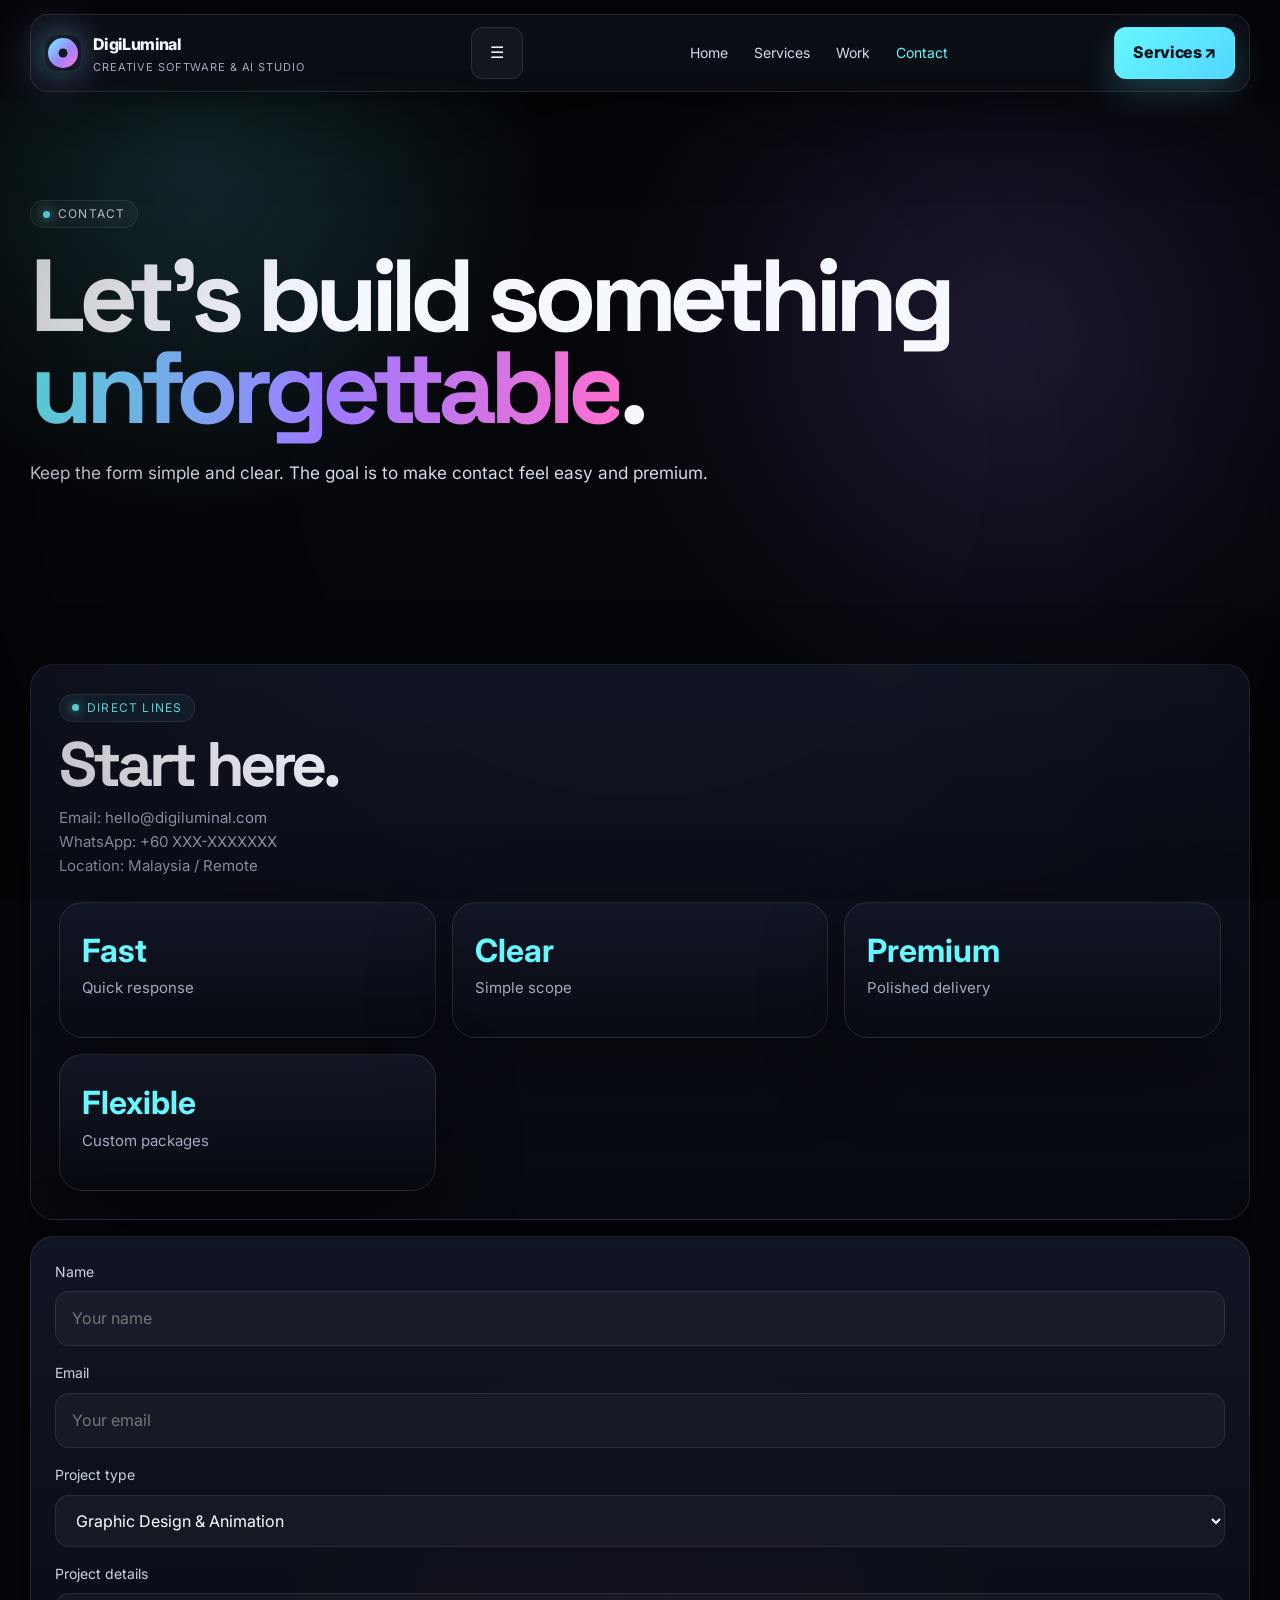
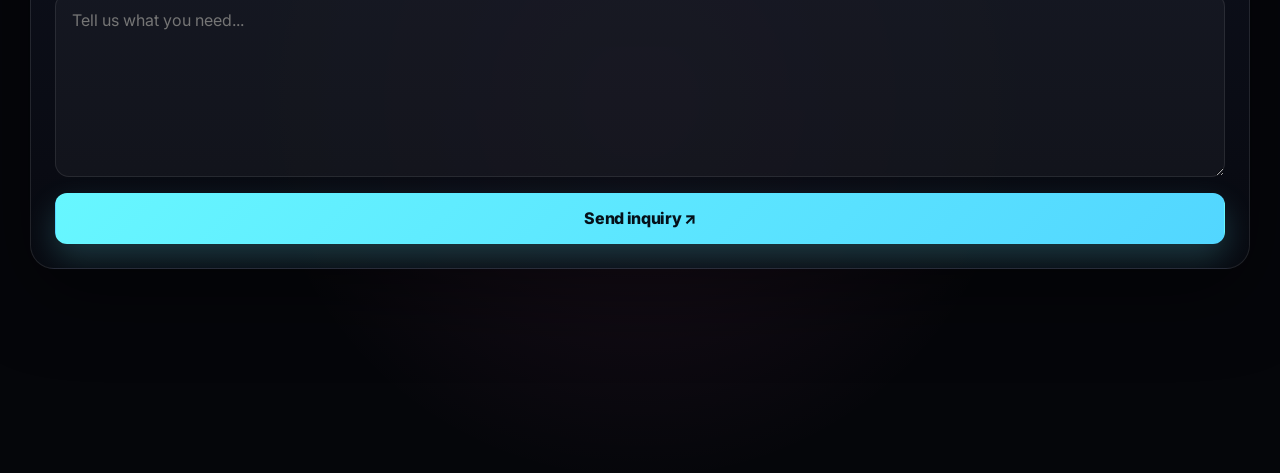
<file: DigiLuminal/contact.html>
<!doctype html>
<html lang="en">
<head>
  <meta charset="utf-8">
  <meta name="viewport" content="width=device-width, initial-scale=1">
  <meta name="description" content="Contact DigiLuminal for graphic design, website design, backend support, virtual assistant services, and AI automation projects.">
  <title>DigiLuminal — Contact</title>
  <link rel="stylesheet" href="assets/css/style.css">
  <script src="assets/js/main.js" defer></script>
</head>
<body>
  <header class="topbar">
    <div class="container">
      <nav class="nav">
        <a class="brand" href="index.html">
          <span class="mini-logo">
            <svg viewBox="0 0 72 72" aria-hidden="true">
              <defs><linearGradient id="g" x1="0" x2="1" y1="0" y2="1"><stop offset="0%" stop-color="#67f7ff"/><stop offset="55%" stop-color="#9b79ff"/><stop offset="100%" stop-color="#ff6fcf"/></linearGradient></defs>
              <circle cx="36" cy="36" r="30" fill="url(#g)" class="logo-spin"/>
              <circle cx="36" cy="36" r="9" fill="#05060a" class="logo-dot"/>
            </svg>
          </span>
          <span>DigiLuminal<small>Creative Software & AI Studio</small></span>
        </a>
        <button class="menu-toggle button-ghost" aria-label="Toggle menu">☰</button>
        <div class="nav-links">
          <a href="index.html">Home</a>
          <a href="services.html">Services</a>
          <a href="work.html">Work</a>
          <a class="active" href="contact.html">Contact</a>
        </div>
        <a class="button primary" href="services.html">Services ↗</a>
      </nav>
    </div>
  </header>

  <main class="page-layout">
    <section class="page-hero">
      <div class="container reveal">
        <span class="eyebrow">Contact</span>
        <h1>Let’s build something <span class="accent">unforgettable</span>.</h1>
        <p class="lead">Keep the form simple and clear. The goal is to make contact feel easy and premium.</p>
      </div>
    </section>

    <section class="section">
      <div class="container contact-grid">
        <div class="glass-panel reveal" style="padding:28px;">
          <p class="label">Direct lines</p>
          <h2>Start here.</h2>
          <p class="content-muted">Email: hello@digiluminal.com<br>WhatsApp: +60 XXX-XXXXXXX<br>Location: Malaysia / Remote</p>
          <div class="stat-row" style="margin-top:24px;">
            <div class="stat"><strong>Fast</strong><p>Quick response</p></div>
            <div class="stat"><strong>Clear</strong><p>Simple scope</p></div>
            <div class="stat"><strong>Premium</strong><p>Polished delivery</p></div>
            <div class="stat"><strong>Flexible</strong><p>Custom packages</p></div>
          </div>
        </div>

        <form class="form reveal" data-contact-form>
          <div class="field"><label for="name">Name</label><input id="name" name="name" type="text" placeholder="Your name"></div>
          <div class="field"><label for="email">Email</label><input id="email" name="email" type="email" placeholder="Your email"></div>
          <div class="field">
            <label for="service">Project type</label>
            <select id="service" name="service">
              <option>Graphic Design & Animation</option>
              <option>Website Design & Development</option>
              <option>Backend Office Services</option>
              <option>Virtual Assistant Services</option>
              <option>AI Integration & Automation</option>
              <option>AI Chatbots</option>
              <option>AI Voice Bots</option>
            </select>
          </div>
          <div class="field"><label for="message">Project details</label><textarea id="message" name="message" rows="6" placeholder="Tell us what you need..."></textarea></div>
          <button type="submit" class="button primary" style="width:100%;">Send inquiry ↗</button>
          <div class="form-status content-muted" aria-live="polite"></div>
        </form>
      </div>
    </section>
  </main>
</body>
</html>
</file>
<file: DigiLuminal/assets/css/style.css>
@import url('https://fonts.googleapis.com/css2?family=Space+Grotesk:wght@400;500;600;700;800&family=Inter:wght@400;500;600;700;800&display=swap');

:root {
  --bg:#05060a; --panel:rgba(15,18,28,.84); --panel2:rgba(19,24,37,.92);
  --text:#f6f8ff; --muted:#a2aac1; --cyan:#67f7ff; --violet:#9b79ff; --pink:#ff6fcf;
  --line:rgba(255,255,255,.10); --shadow:0 26px 80px rgba(0,0,0,.42); --radius:24px;
}
*{box-sizing:border-box} html{scroll-behavior:smooth}
body{margin:0;color:var(--text);background:radial-gradient(circle at 15% 8%, rgba(103,247,255,.16), transparent 22rem),radial-gradient(circle at 80% 16%, rgba(155,121,255,.16), transparent 26rem),radial-gradient(circle at 50% 82%, rgba(255,111,207,.10), transparent 24rem),var(--bg);font:16px/1.6 'Inter',system-ui,-apple-system,BlinkMacSystemFont,sans-serif;overflow-x:hidden}
body::before{content:'';position:fixed;inset:0;pointer-events:none;background-image:linear-gradient(rgba(255,255,255,.05) 1px,transparent 1px),linear-gradient(90deg,rgba(255,255,255,.05) 1px,transparent 1px);background-size:52px 52px;mask-image:linear-gradient(#000,transparent 78%);opacity:.16}
body::after{content:'';position:fixed;inset:0;pointer-events:none;background:radial-gradient(circle at 50% 50%, transparent 44%, rgba(0,0,0,.28) 100%)}
a{color:inherit;text-decoration:none} img,video,canvas,svg{display:block;max-width:100%} button,input,select,textarea{font:inherit}
.container{width:min(1220px,calc(100% - 32px));margin-inline:auto}
.topbar{position:sticky;top:0;z-index:1200;padding:14px 0;background:linear-gradient(var(--bg),rgba(5,6,10,.76) 65%,transparent);backdrop-filter:blur(10px)}
.nav{display:flex;align-items:center;justify-content:space-between;gap:16px;padding:12px 14px;border-radius:18px;border:1px solid var(--line);background:rgba(14,17,24,.76);box-shadow:var(--shadow);backdrop-filter:blur(18px)}
.brand{display:flex;align-items:center;gap:12px;font-weight:800;letter-spacing:-.04em}.brand small{display:block;color:var(--muted);font:11px/1.2 'Inter',sans-serif;letter-spacing:.08em;margin-top:3px;text-transform:uppercase}
.mini-logo{width:36px;height:36px;border-radius:12px;overflow:hidden;box-shadow:0 0 28px rgba(103,247,255,.25)}
.logo-spin{transform-origin:36px 36px;animation:slowSpin 18s linear infinite}.logo-dot{transform-origin:center;animation:pulseDot 2.2s ease-in-out infinite}
@keyframes slowSpin{to{transform:rotate(360deg)}} @keyframes pulseDot{0%,100%{transform:scale(.9);opacity:.9}50%{transform:scale(1.15);opacity:1}}
.nav-links{display:flex;align-items:center;gap:26px;color:#d7dcee;font-size:14px}.nav-links a:hover,.nav-links a.active{color:var(--cyan)} .menu-toggle{display:none}
.button,.button-ghost{display:inline-flex;align-items:center;justify-content:center;gap:8px;padding:12px 18px;border-radius:12px;border:1px solid transparent;font-weight:800;letter-spacing:-.02em;transition:transform .2s ease,box-shadow .2s ease,border-color .2s ease,background .2s ease,color .2s ease;cursor:pointer}.button:hover,.button-ghost:hover{transform:translateY(-2px)}
.button.primary{color:#051019;background:linear-gradient(135deg,var(--cyan),#52d6ff);box-shadow:0 14px 32px rgba(103,247,255,.20)}.button.secondary,.button-ghost{color:#f4f6ff;border-color:var(--line);background:rgba(255,255,255,.04)}.button.secondary:hover,.button-ghost:hover{border-color:rgba(103,247,255,.42)}
.hero{position:relative;min-height:100svh;display:grid;align-items:center;overflow:clip}
.hero-media{position:absolute;inset:0;z-index:-3;background:#06070f}.hero-media video,.hero-media img{width:100%;height:100%;object-fit:cover;filter:saturate(1.12) contrast(1.04) brightness(.78)}
.hero-media::after{content:'';position:absolute;inset:0;background:linear-gradient(90deg,rgba(6,7,16,.98) 0%,rgba(6,7,16,.78) 28%,rgba(6,7,16,.16) 58%,rgba(6,7,16,.88) 100%),radial-gradient(circle at 18% 14%, rgba(103,247,255,.12), transparent 18rem),radial-gradient(circle at 80% 16%, rgba(155,121,255,.14), transparent 20rem),radial-gradient(circle at 50% 88%, rgba(255,111,207,.08), transparent 24rem)}
.hero-canvas{position:absolute;inset:0;z-index:-2;pointer-events:none;opacity:.92}.hero-overlay{position:absolute;inset:0;z-index:-1;background:linear-gradient(180deg,rgba(5,6,10,.10),rgba(5,6,10,.26) 52%,rgba(5,6,10,.84))}
.hero-copy{max-width:760px;padding:88px 0 72px}
.eyebrow,.label,.mini-label,.tag,.badge{display:inline-flex;align-items:center;gap:8px;border:1px solid rgba(255,255,255,.10);background:rgba(255,255,255,.04);color:#d9def0;border-radius:999px;padding:7px 12px;font:12px/1 'Inter',sans-serif;letter-spacing:.10em;text-transform:uppercase}.eyebrow::before,.label::before,.mini-label::before,.tag::before,.badge::before{content:'';width:7px;height:7px;border-radius:50%;background:var(--cyan);box-shadow:0 0 12px var(--cyan)}
h1,h2,h3,p{margin-top:0} h1,h2,.display{font-family:'Space Grotesk',system-ui,sans-serif;letter-spacing:-.07em} h1{font-size:clamp(3.3rem,8vw,7rem);line-height:.9;margin:22px 0 24px} h2{font-size:clamp(2.2rem,4.9vw,4.4rem);line-height:.96;margin-bottom:12px} h3{font-size:1.28rem;line-height:1.15;margin-bottom:10px}
.accent{background:linear-gradient(95deg,var(--cyan),var(--violet),var(--pink));-webkit-background-clip:text;background-clip:text;color:transparent}
.lead{max-width:700px;color:#d5daea;font-size:clamp(1rem,1.35vw,1.18rem);line-height:1.78}.hero-actions,.actions{display:flex;flex-wrap:wrap;gap:12px;margin-top:28px}
.section{padding:104px 0;position:relative}.page-layout{padding-bottom:100px}.page-hero{padding:94px 0 54px}.page-hero .lead{max-width:720px}
.section-head{display:flex;justify-content:space-between;gap:24px;align-items:end;margin-bottom:34px}.section-head>p{max-width:470px;color:var(--muted);margin-bottom:6px}.label,.mini-label,.badge,.tag{color:var(--cyan);background:rgba(103,247,255,.06)}
.ticker,.marquee-strip{overflow:hidden;border-top:1px solid var(--line);border-bottom:1px solid var(--line);background:rgba(255,255,255,.02)}
.ticker-inner,.marquee-track{width:max-content;display:flex;gap:24px;padding:14px 0;animation:ticker 20s linear infinite;color:#c4cadf;font:12px 'Inter',sans-serif;letter-spacing:.12em;text-transform:uppercase;will-change:transform}@keyframes ticker{to{transform:translateX(-50%)}}
.grid-3,.work-grid,.details-grid,.process,.stat-row,.portfolio-grid,.contact-grid{display:grid;gap:16px}.grid-3{grid-template-columns:repeat(3,minmax(0,1fr))}
.card,.service-card,.case,.detail-card,.stat,.form,.cta-band,.glass-panel{border:1px solid var(--line);border-radius:var(--radius);background:linear-gradient(180deg, rgba(19,23,38,.88), rgba(9,11,18,.84));box-shadow:var(--shadow)}
.service-card,.detail-card,.project,.case,.glass-panel,.stat,.form{position:relative;overflow:hidden;transition:transform .25s ease,border-color .25s ease,box-shadow .25s ease,filter .25s ease}
.service-card:hover,.detail-card:hover,.project:hover,.case:hover,.stat:hover,.glass-panel:hover{transform:translateY(-7px) scale(1.01);border-color:rgba(103,247,255,.52);box-shadow:0 28px 84px rgba(0,0,0,.45)}
.card-image,.project-media,.detail-visual img,.case img{width:100%;height:100%;object-fit:cover;transition:transform .45s ease,filter .45s ease}.service-card:hover .card-image,.project:hover .project-media,.detail-card:hover .detail-visual img,.case:hover img{transform:scale(1.08);filter:saturate(1.18) contrast(1.06)}
.card-copy{padding:18px 8px 10px}.card-copy p,.case-copy p,.detail-copy p,.stat p,.form p,.content-muted,.project-copy p{color:var(--muted);font-size:15px}
.link{display:inline-flex;align-items:center;gap:6px;color:var(--cyan);font-size:14px;font-weight:800;margin-top:10px}.link::after{content:'↗'}
.video-frame{position:relative;overflow:hidden;border-radius:20px;border:1px solid var(--line);min-height:320px;background:rgba(255,255,255,.03)}.video-frame video,.video-frame img{width:100%;height:100%;object-fit:cover}.video-overlay{position:absolute;inset:0;background:linear-gradient(180deg,rgba(5,6,10,.10),rgba(5,6,10,.22)),radial-gradient(circle at top left, rgba(103,247,255,.14), transparent 34%),radial-gradient(circle at bottom right, rgba(155,121,255,.16), transparent 38%);pointer-events:none}
.work-grid{grid-template-columns:1.25fr .75fr;align-items:start}.case{min-height:330px;display:flex;align-items:end;background:center/cover}.case::after,.project::after,.service-detail .detail-visual::after{content:'';position:absolute;inset:0;background:linear-gradient(180deg, transparent 10%, rgba(5,6,10,.92) 100%);pointer-events:none}.case-copy,.project-copy,.detail-copy{position:relative;z-index:1;padding:24px}.case.large{min-height:484px}.case:nth-child(1){background-image:url('https://images.unsplash.com/photo-1634017839464-5c339ebe3cb4?auto=format&fit=crop&w=1600&q=85')}.case:nth-child(2){background-image:url('https://images.unsplash.com/photo-1498050108023-c5249f4df085?auto=format&fit=crop&w=1200&q=85')}.case:nth-child(3){background-image:url('https://images.unsplash.com/photo-1550751827-4bd374c3f58b?auto=format&fit=crop&w=1200&q=85')}
.process{grid-template-columns:repeat(4,minmax(0,1fr));counter-reset:step}.step{padding:24px;border-radius:20px;border:1px solid var(--line);background:rgba(255,255,255,.03);color:var(--muted)}.step::before{counter-increment:step;content:'0' counter(step);display:block;color:var(--cyan);font:13px 'Inter',sans-serif;font-weight:800;letter-spacing:.12em;margin-bottom:40px}.step h3{color:var(--text)}
.cta-band{padding:42px;display:flex;justify-content:space-between;align-items:center;gap:28px;background:radial-gradient(circle at 100% 0, rgba(155,121,255,.36), transparent 30%),radial-gradient(circle at 0 100%, rgba(103,247,255,.22), transparent 26%),linear-gradient(130deg, #0f1321, #16122d)}.cta-band h2{font-size:clamp(2rem,4vw,3.5rem);margin:0;max-width:690px}
.footer{padding:38px 0;color:var(--muted);font-size:14px}.footer-inner{border-top:1px solid var(--line);padding-top:25px;display:flex;justify-content:space-between;gap:20px}
.details-grid{grid-template-columns:repeat(2,minmax(0,1fr))}.detail-card{min-height:310px;display:grid;grid-template-rows:220px auto}.detail-visual{position:relative;min-height:220px;overflow:hidden}.detail-visual img{width:100%;height:100%;object-fit:cover}.detail-copy{padding:22px 22px 24px}.detail-copy ul{padding-left:18px;color:#d7dcec}.detail-copy li{margin:8px 0}
.stat-row{grid-template-columns:repeat(3,minmax(0,1fr))}.stat{padding:22px}.stat strong{display:block;font-size:2rem;color:var(--cyan)}
.filter-row{display:flex;flex-wrap:wrap;gap:9px;margin-bottom:26px}.filter{padding:9px 13px;background:transparent;border:1px solid var(--line);color:#dce1f3;border-radius:999px;cursor:pointer}.filter.active,.filter:hover{color:#061019;background:var(--cyan);border-color:var(--cyan)}
.portfolio-shell{position:relative;overflow:hidden}.portfolio-track{display:flex;gap:16px;overflow-x:auto;scroll-snap-type:x proximity;padding-bottom:12px;scrollbar-width:none}.portfolio-track::-webkit-scrollbar{display:none}
.project{flex:0 0 clamp(280px,34vw,420px);min-height:360px;scroll-snap-align:start;position:relative;display:flex;align-items:end;border:1px solid var(--line);border-radius:22px;overflow:hidden;background:center/cover;transform-style:preserve-3d}.project.wide{flex-basis:clamp(420px,56vw,760px)}.project.tall{flex-basis:clamp(250px,22vw,340px)}.project.medium{flex-basis:clamp(250px,24vw,360px)}.project.small{flex-basis:clamp(220px,18vw,300px);min-height:280px}.project-media{position:absolute;inset:0}.project-copy{padding:24px}.project .stats{display:flex;flex-wrap:wrap;gap:8px;margin-top:14px}.mini-pill{display:inline-flex;align-items:center;padding:7px 10px;border-radius:999px;background:rgba(255,255,255,.06);border:1px solid rgba(255,255,255,.08);font-size:12px;color:#dfe4f6}.slider-controls{display:flex;gap:10px}
.service-detail{display:grid;grid-template-columns:1fr 1fr;min-height:420px;border:1px solid var(--line);border-radius:28px;overflow:hidden;background:linear-gradient(180deg,rgba(17,22,36,.9),rgba(9,11,18,.92));box-shadow:var(--shadow)}.service-detail+ .service-detail{margin-top:18px}.service-detail.reverse{grid-template-columns:1fr 1fr;direction:rtl}.service-detail.reverse>*{direction:ltr}.service-detail .detail-visual{min-height:100%;background:center/cover;position:relative}.service-detail .detail-copy{padding:30px;align-self:center}.service-detail .detail-copy h3{font-size:clamp(1.6rem,2.3vw,2.25rem)}.service-detail .detail-copy p{max-width:56ch}.service-detail .detail-copy .bullets{padding-left:18px;color:#d7dcec}.service-detail .detail-copy .bullets li{margin:8px 0}.service-detail .detail-meta{display:flex;flex-wrap:wrap;gap:8px;margin-top:18px}
.form{padding:24px}.field{display:flex;flex-direction:column;gap:8px;margin-bottom:16px}.field label{color:#cbd5e1;font-size:14px}.field input,.field select,.field textarea{width:100%;padding:14px 16px;border-radius:14px;border:1px solid rgba(255,255,255,.09);background:rgba(255,255,255,.04);color:#fff;outline:none}.field input:focus,.field select:focus,.field textarea:focus{border-color:rgba(103,247,255,.5);box-shadow:0 0 0 3px rgba(103,247,255,.08)}
.cursor-orb{position:fixed;top:0;left:0;width:110px;height:110px;border-radius:50%;pointer-events:none;z-index:2000;background:radial-gradient(circle, rgba(103,247,255,.12), rgba(155,121,255,.08), transparent 72%);filter:blur(10px);mix-blend-mode:screen}
.reveal{opacity:0;transform:translateY(24px)}.reveal.visible{opacity:1;transform:translateY(0);transition:opacity .75s ease,transform .75s ease}
@media (max-width:1080px){.grid-3,.work-grid,.details-grid,.process,.stat-row,.contact-grid,.service-detail,.service-detail.reverse{grid-template-columns:1fr}.service-detail.reverse{direction:ltr}.section-head{align-items:start;flex-direction:column}.cta-band{flex-direction:column;align-items:start}.hero-copy{padding:74px 0 62px}}
@media (max-width:768px){.nav{position:relative}.menu-toggle{display:inline-flex}.nav-links{display:none;position:absolute;top:calc(100% + 12px);left:14px;right:14px;flex-direction:column;gap:14px;padding:16px;border-radius:18px;background:rgba(12,15,23,.98);border:1px solid var(--line);box-shadow:var(--shadow)}.nav-links.open{display:flex}.project{flex-basis:86%}.project.wide{flex-basis:92%}.ticker-inner{font-size:11px}.footer-inner{flex-direction:column}.cursor-orb{display:none}}
@media (prefers-reduced-motion:reduce){html{scroll-behavior:auto}*,*::before,*::after{animation:none !important;transition:none !important}}
</file>
